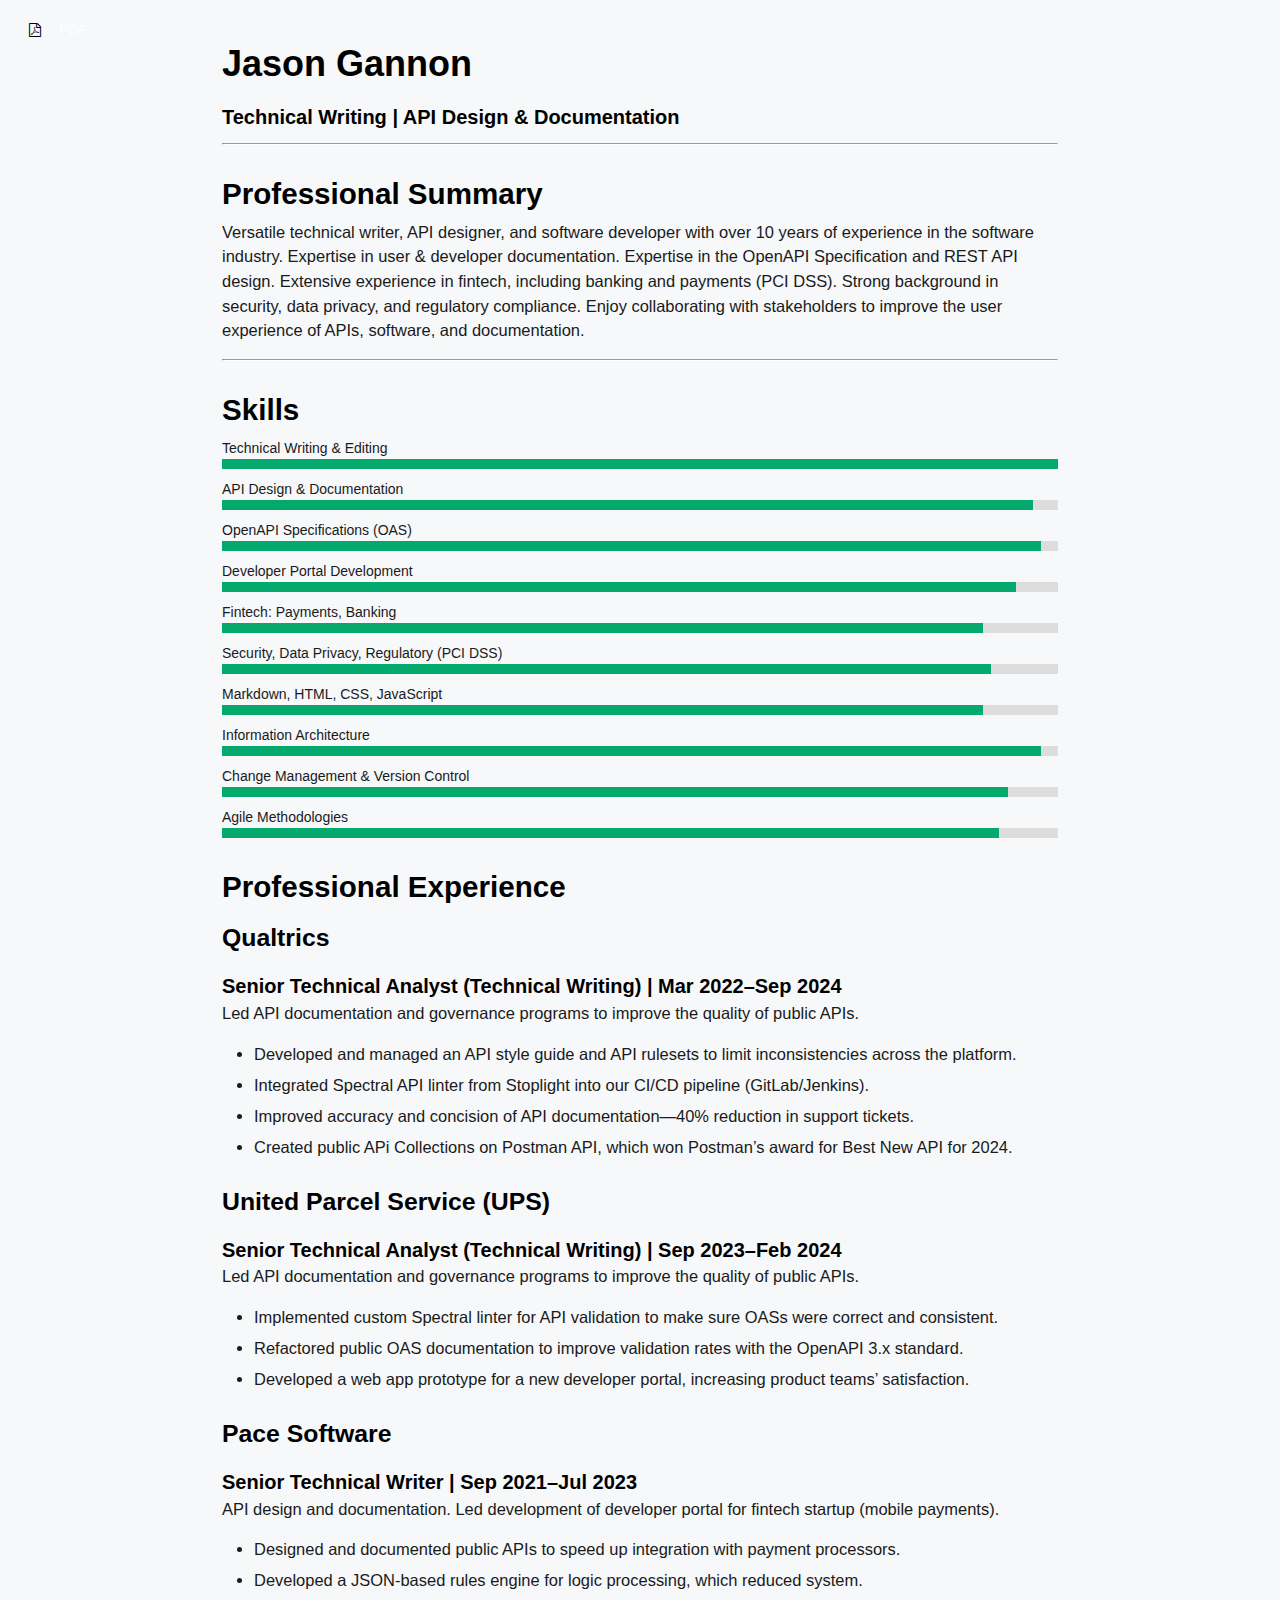
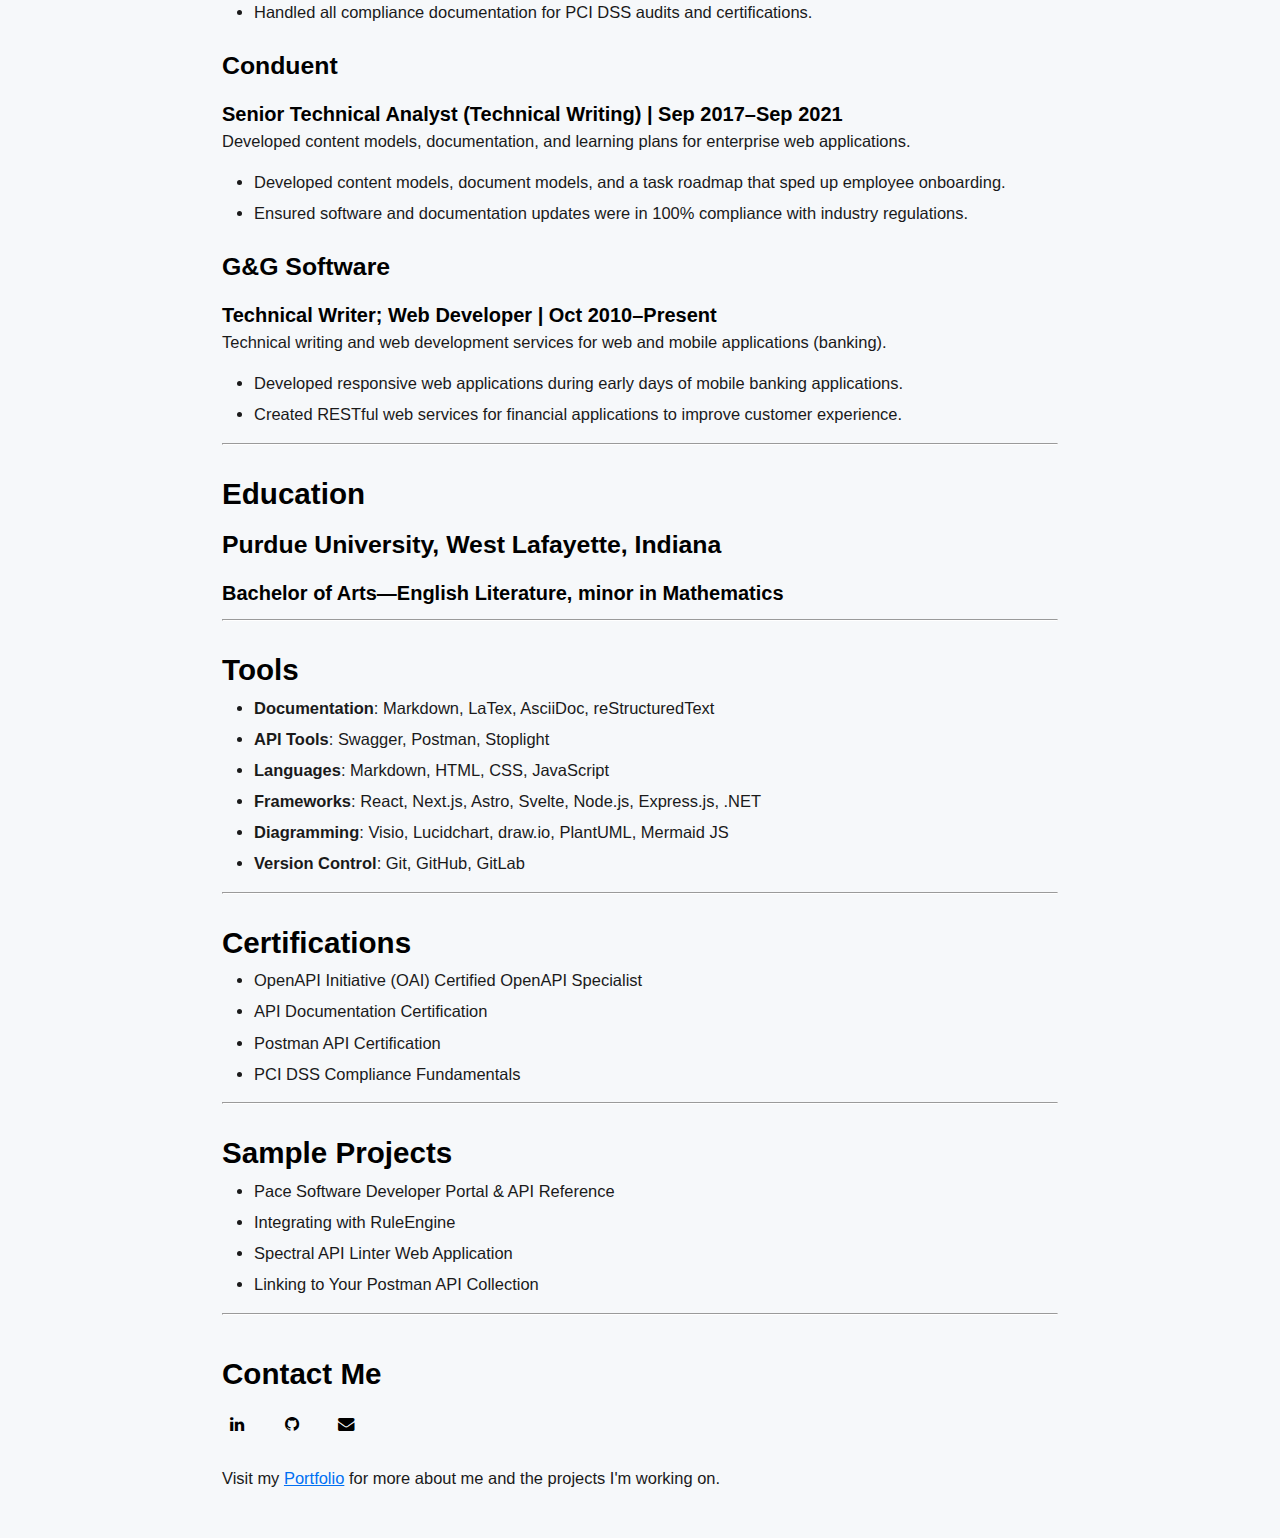
<file: index.html>
<!DOCTYPE html>
<html lang="en">
  <head>
    <meta charset="UTF-8" />
    <meta name="viewport" content="width=device-width, initial-scale=1.0" />
    <link rel="stylesheet" href="./style.css" />
    <link
      rel="stylesheet"
      href="https://cdnjs.cloudflare.com/ajax/libs/font-awesome/4.7.0/css/font-awesome.min.css"
    />
    <title>Jason Gannon</title>
    <meta
      name="description"
      content="Resume of Jason Gannon, Technical Writer and Front End Developer"
    />
  </head>

  <body>
    <body>
      <a href="./resume.pdf" download="Jason_Gannon_Resume.pdf" class="pdf-download-button">
        <i class="fa fa-file-pdf-o"></i> PDF
      </a>

        <h1>Jason Gannon</h1>
    <h4>Technical Writing | API Design & Documentation</h4>
    
    
    <hr />
    <h2>Professional Summary</h2>
    <p>
      Versatile technical writer, API designer, and software developer with over
      10 years of experience in the software industry. Expertise in user &
      developer documentation. Expertise in the OpenAPI Specification and REST
      API design. Extensive experience in fintech, including banking and
      payments (PCI DSS). Strong background in security, data privacy, and
      regulatory compliance. Enjoy collaborating with stakeholders to improve
      the user experience of APIs, software, and documentation.
    </p>

    <hr />
    <h2>Skills</h2>
    <p class="skill-bar-text">Technical Writing &amp; Editing</p>
    <div class="container">
      <div class="skills tech-writing"></div>
    </div>
    <p class="skill-bar-text">API Design & Documentation</p>
    <div class="container">
      <div class="skills api-design"></div>
    </div>
    <p class="skill-bar-text">OpenAPI Specifications (OAS)</p>
    <div class="container">
      <div class="skills openapi"></div>
    </div>
    <p class="skill-bar-text">Developer Portal Development</p>
    <div class="container">
      <div class="skills dev-portal"></div>
    </div>
    <p class="skill-bar-text">Fintech: Payments, Banking</p>
    <div class="container">
      <div class="skills fintech"></div>
    </div>
    <p class="skill-bar-text">Security, Data Privacy, Regulatory (PCI DSS)</p>
    <div class="container">
      <div class="skills regulatory"></div>
    </div>
    <p class="skill-bar-text">Markdown, HTML, CSS, JavaScript</p>
    <div class="container">
      <div class="skills programming"></div>
    </div>

    <p class="skill-bar-text">Information Architecture</p>
    <div class="container">
      <div class="skills info-arch"></div>
    </div>
    <p class="skill-bar-text">Change Management &amp; Version Control</p>
    <div class="container">
      <div class="skills vc"></div>
    </div>

    <p class="skill-bar-text">Agile Methodologies</p>
    <div class="container">
      <div class="skills agile"></div>
    </div>

    <h2>Professional Experience</h2>
    <h3>Qualtrics</h3>

    <h4>
      Senior Technical Analyst (Technical Writing) | Mar 2022&ndash;Sep 2024
    </h4>

    <p>
      Led API documentation and governance programs to improve the quality of
      public APIs.
    </p>
    <ul>
      <li>
        Developed and managed an API style guide and API rulesets to limit
        inconsistencies across the platform.
      </li>
      <li>
        Integrated Spectral API linter from Stoplight into our CI/CD pipeline
        (GitLab/Jenkins).
      </li>
      <li>
        Improved accuracy and concision of API documentation&mdash;40% reduction
        in support tickets.
      </li>
      <li>
        Created public APi Collections on Postman API, which won Postman&rsquo;s
        award for Best New API for 2024.
      </li>
    </ul>
    <h3>United Parcel Service (UPS)</h3>

    <h4>
      Senior Technical Analyst (Technical Writing) | Sep 2023&ndash;Feb 2024
    </h4>

    <p>
      Led API documentation and governance programs to improve the quality of
      public APIs.
    </p>
    <ul>
      <li>
        Implemented custom Spectral linter for API validation to make sure OASs
        were correct and consistent.
      </li>
      <li>
        Refactored public OAS documentation to improve validation rates with the
        OpenAPI 3.x standard.
      </li>
      <li>
        Developed a web app prototype for a new developer portal, increasing
        product teams&rsquo; satisfaction.
      </li>
    </ul>
    <h3>Pace Software</h3>

    <h4>Senior Technical Writer | Sep 2021&ndash;Jul 2023</h4>

    <p>
      API design and documentation. Led development of developer portal for
      fintech startup (mobile payments).
    </p>
    <ul>
      <li>
        Designed and documented public APIs to speed up integration with payment
        processors.
      </li>
      <li>
        Developed a JSON-based rules engine for logic processing, which reduced
        system.
      </li>
      <li>
        Handled all compliance documentation for PCI DSS audits and
        certifications.
      </li>
    </ul>
    <h3>Conduent</h3>

    <h4>
      Senior Technical Analyst (Technical Writing) | Sep 2017&ndash;Sep 2021
    </h4>

    <p>
      Developed content models, documentation, and learning plans for enterprise
      web applications.
    </p>
    <ul>
      <li>
        Developed content models, document models, and a task roadmap that sped
        up employee onboarding.
      </li>
      <li>
        Ensured software and documentation updates were in 100% compliance with
        industry regulations.
      </li>
    </ul>
    <h3>G&G Software</h3>

    <h4>Technical Writer; Web Developer | Oct 2010&ndash;Present</h4>

    <p>
      Technical writing and web development services for web and mobile
      applications (banking).
    </p>
    <ul>
      <li>
        Developed responsive web applications during early days of mobile
        banking applications.
      </li>
      <li>
        Created RESTful web services for financial applications to improve
        customer experience.
      </li>
    </ul>
    
    <hr />
    <h2>Education</h2>
    <h3>Purdue University, West Lafayette, Indiana</h3>

    <h4>
      Bachelor of Arts&mdash;English Literature, minor in Mathematics 
    </h4>
    <hr />
    <h2>Tools</h2>
    <ul>
      <li>
        <strong>Documentation</strong>: Markdown, LaTex, AsciiDoc,
        reStructuredText
      </li>
      <li>
        <strong>API Tools</strong>: Swagger, Postman, Stoplight
      </li>
      <li>
        <strong>Languages</strong>: Markdown, HTML, CSS, JavaScript
      </li>
      <li>
        <strong>Frameworks</strong>: React, Next.js, Astro, Svelte, Node.js,
        Express.js, .NET
      </li>
      <li>
        <strong>Diagramming</strong>: Visio, Lucidchart, draw.io, PlantUML,
        Mermaid JS
      </li>
      <li><strong>Version Control</strong>: Git, GitHub, GitLab</li>
    </ul>
    <hr />
    <h2>Certifications</h2>
    <ul>
      <li>OpenAPI Initiative (OAI) Certified OpenAPI Specialist</li>
      <li>API Documentation Certification</li>
      <li>Postman API Certification</li>
      <li>PCI DSS Compliance Fundamentals</li>
    </ul>
    <hr />
    <h2>Sample Projects</h2>
    <ul>
      <li>Pace Software Developer Portal &amp; API Reference</li>
      <li>Integrating with RuleEngine</li>
      <li>Spectral API Linter Web Application</li>
      <li>Linking to Your Postman API Collection</li>
    </ul>
    <hr />
    <h2 style="margin-top: 30px">Contact Me</h2>
    <div style="margin-top: 20px">
      <a
        href="https://www.linkedin.com/in/jasonmgannon/"
        class="fa fa-linkedin"
      ></a>
      <a href="https://github.com/jasongannon" class="fa fa-github"></a>
      <a href="mailto:jasongannon@protonmail.com" class="fa fa-envelope"></a>
    </div>
    <p style="margin-top: 20px">
      Visit my
      <a href="https://github.com/jasongannon/work-samples">Portfolio</a> for
      more about me and the projects I'm working on.
    </p>
  </body>
</html>
</file>
<file: style.css>
:root {
  --nc-font-sans: "Inter", -apple-system, BlinkMacSystemFont, "Segoe UI", Roboto,
    Oxygen, Ubuntu, Cantarell, "Open Sans", "Helvetica Neue", sans-serif,
    "Apple Color Emoji", "Segoe UI Emoji", "Segoe UI Symbol";
  --nc-font-mono: Consolas, monaco, "Ubuntu Mono", "Liberation Mono",
    "Courier New", Courier, monospace;
  --nc-tx-1: #000000;
  --nc-tx-2: #1a1a1a;
  --nc-bg-1: #ffffff;
  --nc-bg-2: #f6f8fa;
  --nc-bg-3: #e5e7eb;
  --nc-lk-1: #0070f3;
  --nc-lk-2: #0366d6;
  --nc-lk-tx: #ffffff;
  --nc-ac-1: #79ffe1;
  --nc-ac-tx: #0c4047;
}

@media (prefers-color-scheme: dark) {
  :root {
    --nc-tx-1: #ffffff;
    --nc-tx-2: #eeeeee;
    --nc-bg-1: #000000;
    --nc-bg-2: #111111;
    --nc-bg-3: #222222;
    --nc-lk-1: #3291ff;
    --nc-lk-2: #0070f3;
    --nc-lk-tx: #ffffff;
    --nc-ac-1: #7928ca;
    --nc-ac-tx: #ffffff;
  }
}

* {
  /* Reset margins and padding */
  margin: 0;
  padding: 0;
}

address,
area,
article,
aside,
audio,
blockquote,
datalist,
details,
dl,
fieldset,
figure,
form,
input,
iframe,
img,
meter,
nav,
ol,
optgroup,
option,
output,
p,
pre,
progress,
ruby,
section,
table,
textarea,
ul,
video {
  /* Margins for most elements */
  margin-bottom: 1rem;
}

html,
input,
select,
button {
  /* Set body font family and some finicky elements */
  font-family: var(--nc-font-sans);
}

body {
  /* Center body in page */
  margin: 0 auto;
  max-width: 900px;
  padding: 2rem;
  border-radius: 6px;
  overflow-x: hidden;
  word-break: break-word;
  overflow-wrap: break-word;
  background: var(--nc-bg-2);

  /* Main body text */
  color: var(--nc-tx-2);
  font-size: 1.03rem;
  line-height: 1.5;
}

::selection {
  /* Set background color for selected text */
  background: var(--nc-ac-1);
  color: var(--nc-ac-tx);
}

h1,
h2,
h3,
h4,
h5,
h6 {
  line-height: 1;
  color: var(--nc-tx-1);
  padding-top: 0.875rem;
}

h1,
h2,
h3 {
  color: var(--nc-tx-1);
  padding-bottom: 2px;
  margin-bottom: 8px;
  border-bottom: 1px solid var(--nc-bg-2);
}

h4,
h5,
h6 {
  margin-bottom: 0.3rem;
}

h1 {
  font-size: 2.25rem;
}

h2 {
  font-size: 1.85rem;
  margin-top: 20px;
}

h3 {
  font-size: 1.55rem;
}

h4 {
  font-size: 1.25rem;
}

h5 {
  font-size: 1rem;
}

h6 {
  font-size: 0.875rem;
}

a {
  color: var(--nc-lk-1);
}

a:hover {
  color: var(--nc-lk-2);
}

abbr:hover {
  /* Set the '?' cursor while hovering an abbreviation */
  cursor: help;
}

blockquote {
  padding: 1.5rem;
  background: var(--nc-bg-2);
  border-left: 5px solid var(--nc-bg-3);
}

abbr {
  cursor: help;
}

blockquote *:last-child {
  padding-bottom: 0;
  margin-bottom: 0;
}

header {
  background: var(--nc-bg-2);
  border-bottom: 1px solid var(--nc-bg-3);
  padding: 2rem 1.5rem;

  /* This sets the right and left margins to cancel out the body's margins. It's width is still the same, but the background stretches across the page's width. */

  margin: -2rem calc(0px - (50vw - 50%)) 2rem;

  /* Shorthand for:

	margin-top: -2rem;
	margin-bottom: 2rem;

	margin-left: calc(0px - (50vw - 50%));
	margin-right: calc(0px - (50vw - 50%)); */

  padding-left: calc(50vw - 50%);
  padding-right: calc(50vw - 50%);
}

header h1,
header h2,
header h3 {
  padding-bottom: 0;
  border-bottom: 0;
}

header > *:first-child {
  margin-top: 0;
  padding-top: 0;
}

header > *:last-child {
  margin-bottom: 0;
}

a button,
button,
input[type="submit"],
input[type="reset"],
input[type="button"] {
  font-size: 1rem;
  display: inline-block;
  padding: 6px 12px;
  text-align: center;
  text-decoration: none;
  white-space: nowrap;
  background: var(--nc-lk-1);
  color: var(--nc-lk-tx);
  border: 0;
  border-radius: 4px;
  box-sizing: border-box;
  cursor: pointer;
  color: var(--nc-lk-tx);
}

a button[disabled],
button[disabled],
input[type="submit"][disabled],
input[type="reset"][disabled],
input[type="button"][disabled] {
  cursor: default;
  opacity: 0.5;

  /* Set the [X] cursor while hovering a disabled link */
  cursor: not-allowed;
}

.button:focus,
.button:hover,
button:focus,
button:hover,
input[type="submit"]:focus,
input[type="submit"]:hover,
input[type="reset"]:focus,
input[type="reset"]:hover,
input[type="button"]:focus,
input[type="button"]:hover {
  background: var(--nc-lk-2);
}

code,
pre,
kbd,
samp {
  /* Set the font family for monospaced elements */
  font-family: var(--nc-font-mono);
}

code,
samp,
kbd,
pre {
  /* The main preformatted style. This is changed slightly across different cases. */
  background: var(--nc-bg-2);
  border: 1px solid var(--nc-bg-3);
  border-radius: 4px;
  padding: 3px 6px;
  font-size: 0.9rem;
}

kbd {
  /* Makes the kbd element look like a keyboard key */
  border-bottom: 3px solid var(--nc-bg-3);
}

pre {
  padding: 1rem 1.4rem;
  max-width: 100%;
  overflow: auto;
}

pre code {
  /* When <code> is in a <pre>, reset it's formatting to blend in */
  background: inherit;
  font-size: inherit;
  color: inherit;
  border: 0;
  padding: 0;
  margin: 0;
}

code pre {
  /* When <pre> is in a <code>, reset it's formatting to blend in */
  display: inline;
  background: inherit;
  font-size: inherit;
  color: inherit;
  border: 0;
  padding: 0;
  margin: 0;
}

details {
  /* Make the <details> look more "clickable" */
  padding: 0.6rem 1rem;
  background: var(--nc-bg-2);
  border: 1px solid var(--nc-bg-3);
  border-radius: 4px;
}

summary {
  /* Makes the <summary> look more like a "clickable" link with the pointer cursor */
  cursor: pointer;
  font-weight: bold;
}

details[open] {
  /* Adjust the <details> padding while open */
  padding-bottom: 0.75rem;
}

details[open] summary {
  /* Adjust the <details> padding while open */
  margin-bottom: 6px;
}

details[open] > *:last-child {
  /* Resets the bottom margin of the last element in the <details> while <details> is opened. This prevents double margins/paddings. */
  margin-bottom: 0;
}

dt {
  font-weight: bold;
}

dd::before {
  /* Add an arrow to data table definitions */
  content: "→ ";
}

hr {
  /* Reset the border of the <hr> separator, then set a better line */
  border: 1;
  border-bottom: 1px solid;
  margin: 1rem auto;
  color: #fff;
}

fieldset {
  margin-top: 1rem;
  padding: 2rem;
  border: 1px solid var(--nc-bg-3);
  border-radius: 4px;
}

legend {
  padding: auto 0.5rem;
}

table {
  /* border-collapse sets the table's elements to share borders, rather than floating as separate "boxes". */
  border-collapse: collapse;
  width: 100%;
}

td,
th {
  border: 1px solid var(--nc-bg-3);
  text-align: left;
  padding: 0.5rem;
}

th {
  background: var(--nc-bg-2);
}

tr:nth-child(even) {
  /* Set every other cell slightly darker. Improves readability. */
  background: var(--nc-bg-2);
}

table caption {
  font-weight: bold;
  margin-bottom: 0.5rem;
}

textarea {
  /* Don't let the <textarea> extend off the screen naturally or when dragged by the user */
  max-width: 100%;
}

ol,
ul {
  /* Replace the browser default padding */
  padding-left: 2rem;
}

li {
  margin-top: 0.4rem;
}

ul ul,
ol ul,
ul ol,
ol ol {
  margin-bottom: 0;
}

mark {
  padding: 3px 6px;
  background: var(--nc-ac-1);
  color: var(--nc-ac-tx);
}

textarea,
select,
input {
  padding: 6px 12px;
  margin-bottom: 0.5rem;
  background: var(--nc-bg-2);
  color: var(--nc-tx-2);
  border: 1px solid var(--nc-bg-3);
  border-radius: 4px;
  box-shadow: none;
  box-sizing: border-box;
}

img {
  max-width: 100%;
}

/* My stuff */

/* Make sure that padding behaves as expected */
* {
  box-sizing: border-box;
}

/* Container for skill bars */
.container {
  width: 100%; /* Full width */
  background-color: #ddd; /* Grey background */
}

.skills {
  text-align: right; /* Right-align text */
  padding-top: 0px; /* Add top padding */
  padding-bottom: 0px; /* Add bottom padding */
  color: #04aa6d; /* White text color */
  height: 10px;
  font-size: 1px;
}

.api-design {
  width: 97%;
  background-color: #04aa6d;
}
.openapi {
  width: 98%;
  background-color: #04aa6d;
}
.dev-portal {
  width: 95%;
  background-color: #04aa6d;
}
.fintech {
  width: 91%;
  background-color: #04aa6d;
}
.regulatory {
  width: 92%;
  background-color: #04aa6d;
}
.programming {
  width: 91%;
  background-color: #04aa6d;
}
.tech-writing {
  width: 100%;
  background-color: #04aa6d;
}
.info-arch {
  width: 98%;
  background-color: #04aa6d;
}
.vc {
  width: 94%;
  background-color: #04aa6d;
}
.agile {
  width: 93%;
  background-color: #04aa6d;
}

.skill-bar-text {
  margin-bottom: 0px;
  margin-top: 10px;
  padding-bottom: 0px;
  font-size: 14px;
}

.fa {
  padding: 0px;
  font-size: 30px;
  width: 30px;
  height: 30px;
  text-align: center;
  text-decoration: none;
  margin-right: 20px;
  background: var(--nc-bg-2);
  color: var(--nc-tx-1);
}

/* Add a hover effect if you want */
.fa:hover {
  opacity: 0.5;
}

/* Remove individual color definitions for each icon */
.fa-github,
.fa-linkedin,
.fa-envelope,
.fa-file-pdf-o,
.fa-blog {
  background: var(--nc-bg-2);
  color: var(--nc-tx-1);
}
.pdf-download-button {
  position: fixed;
  top: 20px;
  left: 20px;
  background-color: var(--nc-bg-2);
  color: white;

  text-decoration: none;
  font-size: 14px;
  transition: background-color 0.3s;
}

.pdf-download-button:hover {
  background-color: var(--nc-bg-2);
}

.pdf-download-button i {
  margin-right: 5px;
}
</file>
